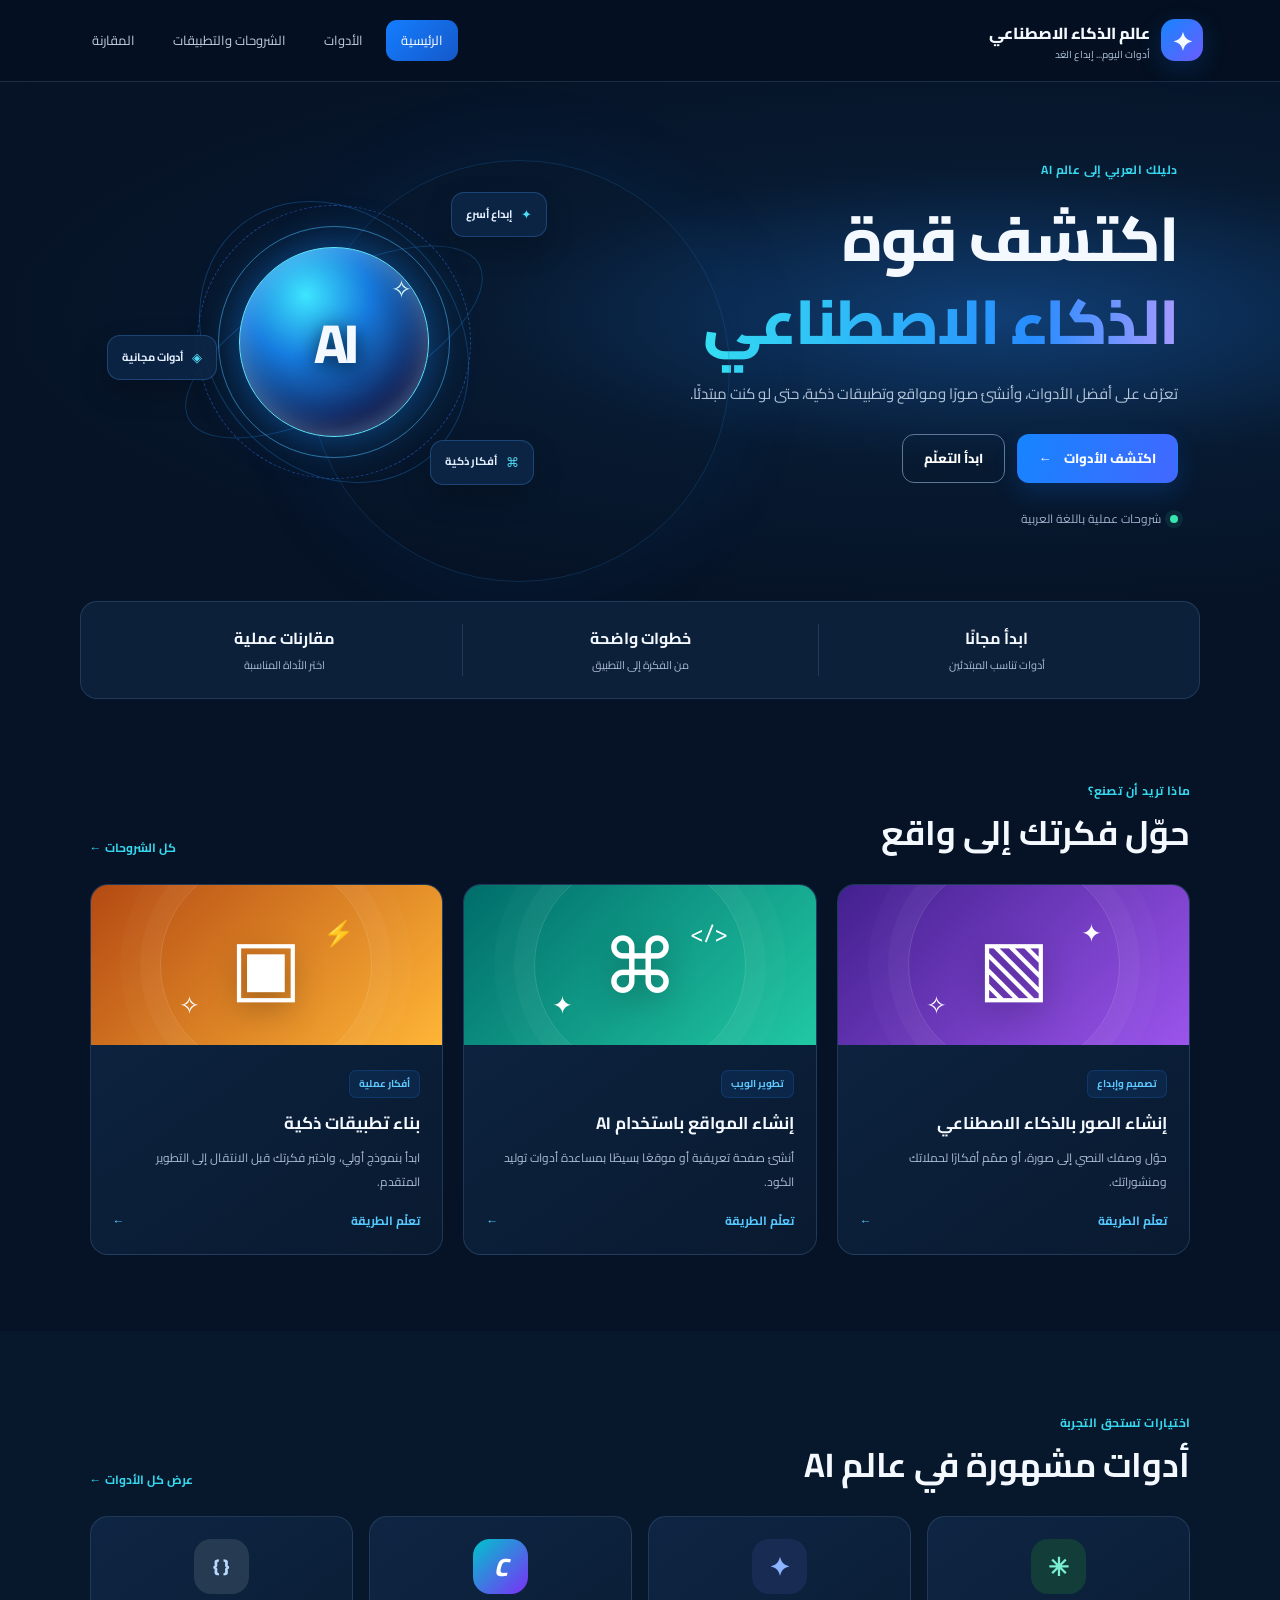
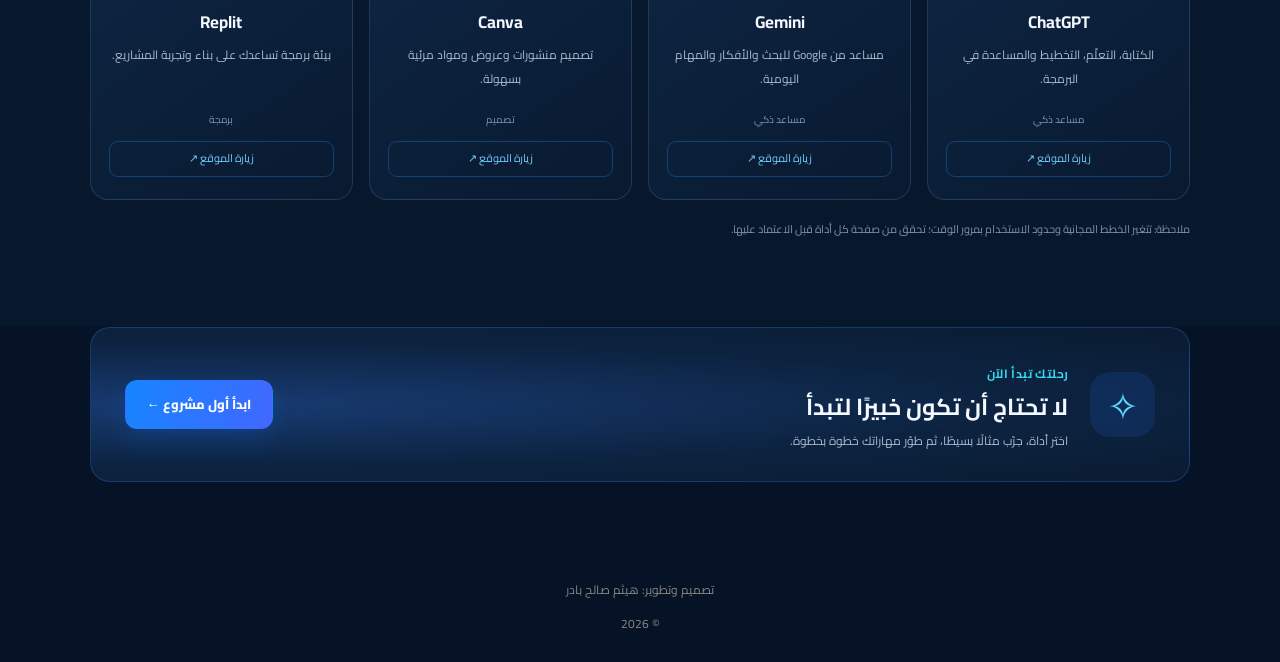
<file: index.html>
<!DOCTYPE html>
<html lang="ar" dir="rtl">
<head>
  <meta charset="UTF-8">
  <meta name="viewport" content="width=device-width, initial-scale=1.0">
  <meta name="description" content="دليلك العربي لاكتشاف أدوات الذكاء الاصطناعي المجانية وتعلم استخدامها في الصور والمواقع والتطبيقات.">
  <title>عالم الذكاء الاصطناعي | اكتشف أدوات AI</title>
  <link rel="stylesheet" href="style.css">
</head>
<body>
<header class="site-header">
  <a class="brand" href="index.html"><span class="brand-icon">✦</span><span>عالم الذكاء الاصطناعي<small>أدوات اليوم... إبداع الغد</small></span></a>
  <button class="menu-toggle" aria-label="فتح القائمة" onclick="document.querySelector('.nav').classList.toggle('open')">☰</button>
  <nav class="nav">
    <a class="active" href="index.html">الرئيسية</a><a href="tools.html">الأدوات</a><a href="guides.html">الشروحات والتطبيقات</a>
    <a href="tools.html#compare">المقارنة</a>
  </nav>
</header>
<main>
  <section class="hero">
    <div class="hero-copy">
      <span class="eyebrow">دليلك العربي إلى عالم AI</span>
      <h1>اكتشف قوة<br><span>الذكاء الاصطناعي</span></h1>
      <p>تعرّف على أفضل الأدوات، وأنشئ صورًا ومواقع وتطبيقات ذكية، حتى لو كنت مبتدئًا.</p>
      <div class="hero-actions"><a class="btn" href="tools.html">اكتشف الأدوات <span>←</span></a><a class="btn btn-outline" href="guides.html">ابدأ التعلّم</a></div>
      <div class="hero-note"><span class="pulse"></span> شروحات عملية باللغة العربية</div>
    </div>
    <div class="hero-art" aria-label="رسم تقني تجريدي للذكاء الاصطناعي">
      <div class="orbit orbit-one"></div><div class="orbit orbit-two"></div>
      <div class="ai-core"><span>AI</span><i>✧</i></div>
      <div class="floating-card card-a">✦ <b>إبداع أسرع</b></div>
      <div class="floating-card card-b">⌘ <b>أفكار ذكية</b></div>
      <div class="floating-card card-c">◈ <b>أدوات مجانية</b></div>
    </div>
  </section>
  <section class="stats">
    <div><strong>ابدأ مجانًا</strong><span>أدوات تناسب المبتدئين</span></div><div><strong>خطوات واضحة</strong><span>من الفكرة إلى التطبيق</span></div><div><strong>مقارنات عملية</strong><span>اختر الأداة المناسبة</span></div>
  </section>
  <section class="section">
    <div class="section-heading"><div><span class="eyebrow">ماذا تريد أن تصنع؟</span><h2>حوّل فكرتك إلى واقع</h2></div><a class="text-link" href="guides.html">كل الشروحات ←</a></div>
    <div class="feature-grid">
      <article class="feature-card feature-image"><div class="feature-visual visual-purple"><span>▧</span><i>✦</i><i>✧</i></div><div class="feature-content"><span class="tag">تصميم وإبداع</span><h3>إنشاء الصور بالذكاء الاصطناعي</h3><p>حوّل وصفك النصي إلى صورة، أو صمّم أفكارًا لحملاتك ومنشوراتك.</p><a href="guides.html#images" class="arrow-link">تعلّم الطريقة <span>←</span></a></div></article>
      <article class="feature-card"><div class="feature-visual visual-green"><span>⌘</span><i>&lt;/&gt;</i><i>✦</i></div><div class="feature-content"><span class="tag">تطوير الويب</span><h3>إنشاء المواقع باستخدام AI</h3><p>أنشئ صفحة تعريفية أو موقعًا بسيطًا بمساعدة أدوات توليد الكود.</p><a href="guides.html#websites" class="arrow-link">تعلّم الطريقة <span>←</span></a></div></article>
      <article class="feature-card"><div class="feature-visual visual-orange"><span>▣</span><i>⚡</i><i>✧</i></div><div class="feature-content"><span class="tag">أفكار عملية</span><h3>بناء تطبيقات ذكية</h3><p>ابدأ بنموذج أولي، واختبر فكرتك قبل الانتقال إلى التطوير المتقدم.</p><a href="guides.html#apps" class="arrow-link">تعلّم الطريقة <span>←</span></a></div></article>
    </div>
  </section>
  <section class="section tools-preview">
    <div class="section-heading"><div><span class="eyebrow">اختيارات تستحق التجربة</span><h2>أدوات مشهورة في عالم AI</h2></div><a class="text-link" href="tools.html">عرض كل الأدوات ←</a></div>
    <div class="tool-grid">
      <article class="tool-card"><div class="tool-logo logo-chat">✳</div><h3>ChatGPT</h3><p>الكتابة، التعلّم، التخطيط والمساعدة في البرمجة.</p><span class="tool-type">مساعد ذكي</span><a href="https://chatgpt.com/" target="_blank" rel="noopener noreferrer">زيارة الموقع ↗</a></article>
      <article class="tool-card"><div class="tool-logo logo-gem">✦</div><h3>Gemini</h3><p>مساعد من Google للبحث والأفكار والمهام اليومية.</p><span class="tool-type">مساعد ذكي</span><a href="https://gemini.google.com/" target="_blank" rel="noopener noreferrer">زيارة الموقع ↗</a></article>
      <article class="tool-card"><div class="tool-logo logo-canva">C</div><h3>Canva</h3><p>تصميم منشورات وعروض ومواد مرئية بسهولة.</p><span class="tool-type">تصميم</span><a href="https://www.canva.com/" target="_blank" rel="noopener noreferrer">زيارة الموقع ↗</a></article>
      <article class="tool-card"><div class="tool-logo logo-code">{ }</div><h3>Replit</h3><p>بيئة برمجة تساعدك على بناء وتجربة المشاريع.</p><span class="tool-type">برمجة</span><a href="https://replit.com/" target="_blank" rel="noopener noreferrer">زيارة الموقع ↗</a></article>
    </div>
    <p class="disclaimer">ملاحظة: تتغير الخطط المجانية وحدود الاستخدام بمرور الوقت؛ تحقق من صفحة كل أداة قبل الاعتماد عليها.</p>
  </section>
  <section class="cta"><div class="cta-symbol">✧</div><div><span class="eyebrow">رحلتك تبدأ الآن</span><h2>لا تحتاج أن تكون خبيرًا لتبدأ</h2><p>اختر أداة، جرّب مثالًا بسيطًا، ثم طوّر مهاراتك خطوة بخطوة.</p></div><a class="btn" href="guides.html">ابدأ أول مشروع ←</a></section>
</main>
<footer style="text-align: center; font-size: 12px; color: #888; padding: 15px;">
  <p>تصميم وتطوير: هيثم صالح بادر</p>
  <p>© 2026</p>
</footer>
</body>
</html>
</file>
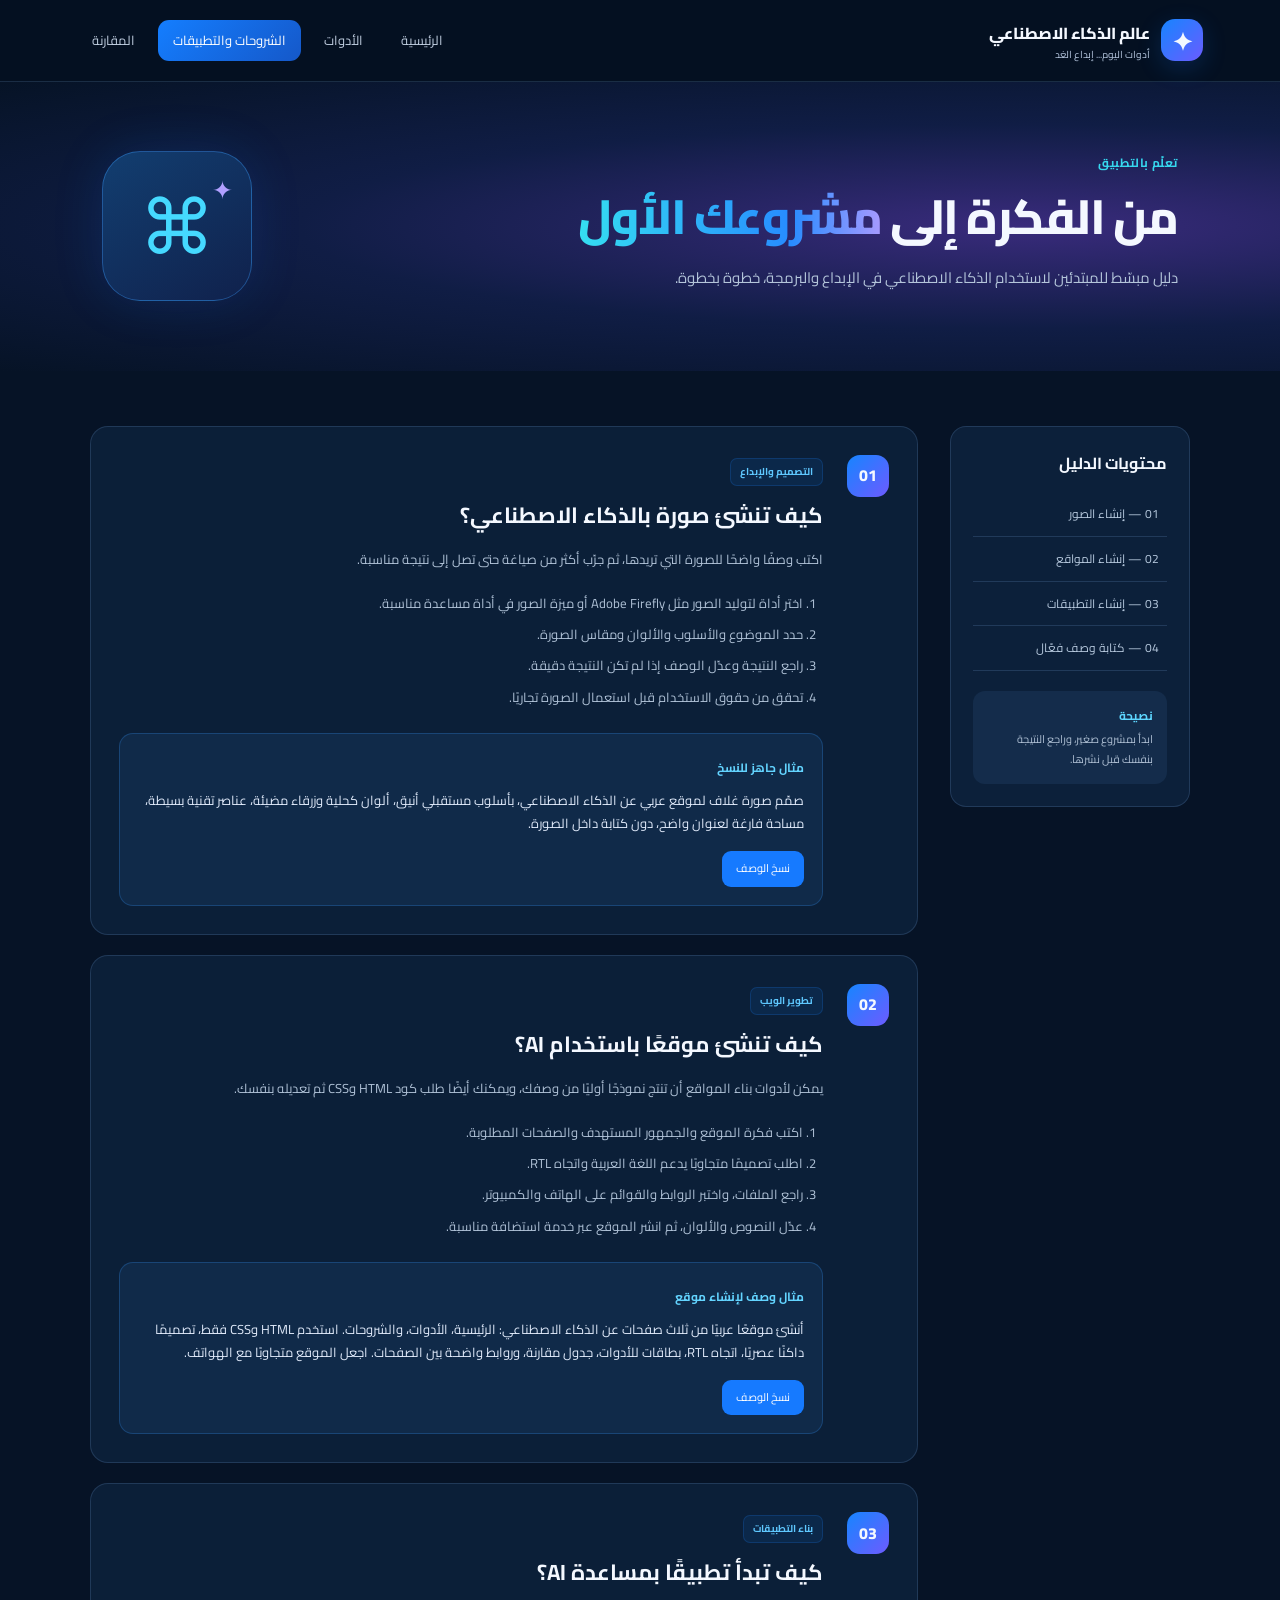
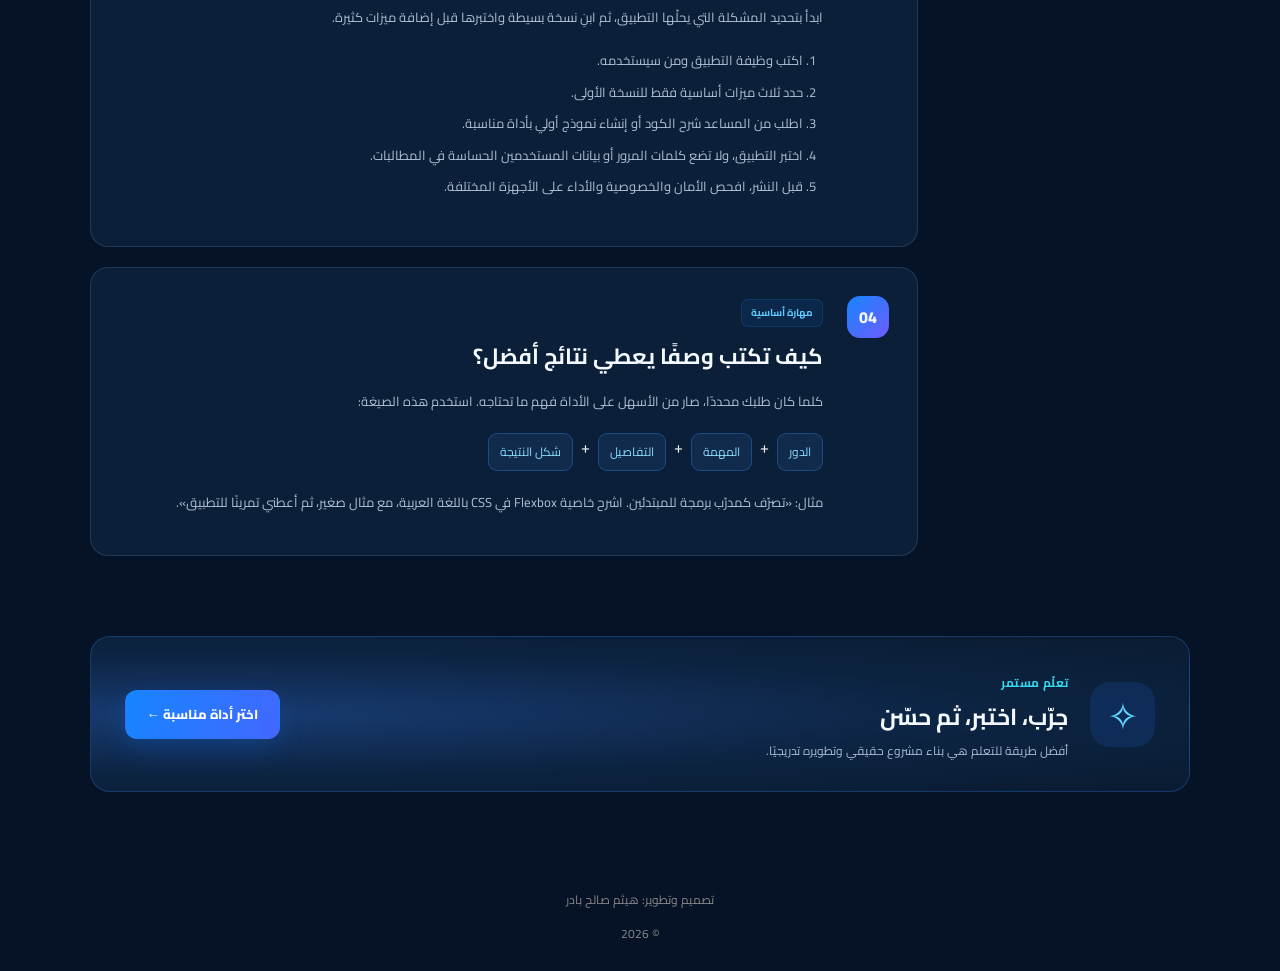
<file: guides.html>
<!DOCTYPE html>
<html lang="ar" dir="rtl">
<head>
  <meta charset="UTF-8">
  <meta name="viewport" content="width=device-width, initial-scale=1.0">
  <meta name="description" content="شروحات عملية باللغة العربية لإنشاء الصور والمواقع والتطبيقات باستخدام الذكاء الاصطناعي.">
  <title>الشروحات والتطبيقات | عالم AI</title>
  <link rel="stylesheet" href="style.css">
</head>
<body>
<header class="site-header">
  <a class="brand" href="index.html">
    <span class="brand-icon">✦</span>
    <span>عالم الذكاء الاصطناعي<small>أدوات اليوم... إبداع الغد</small></span>
  </a>
  <button class="menu-toggle" aria-label="فتح القائمة" onclick="document.querySelector('.nav').classList.toggle('open')">☰</button>
  <nav class="nav">
    <a href="index.html">الرئيسية</a>
    <a href="tools.html">الأدوات</a>
    <a class="active" href="guides.html">الشروحات والتطبيقات</a>
    <a href="tools.html#compare">المقارنة</a>
  </nav>
</header>
<main>
  <section class="page-hero guide-hero">
    <div>
      <span class="eyebrow">تعلّم بالتطبيق</span>
      <h1>من الفكرة إلى <span>مشروعك الأول</span></h1>
      <p>دليل مبسّط للمبتدئين لاستخدام الذكاء الاصطناعي في الإبداع والبرمجة، خطوة بخطوة.</p>
    </div>
    <div class="page-hero-icon">⌘<span>✦</span></div>
  </section>
  <div class="guide-layout">
    <aside class="guide-sidebar">
      <h3>محتويات الدليل</h3>
      <a href="#images">01 — إنشاء الصور</a>
      <a href="#websites">02 — إنشاء المواقع</a>
      <a href="#apps">03 — إنشاء التطبيقات</a>
      <a href="#prompts">04 — كتابة وصف فعّال</a>
      <div class="sidebar-tip">
        <b>نصيحة</b>
        <p>ابدأ بمشروع صغير، وراجع النتيجة بنفسك قبل نشرها.</p>
      </div>
    </aside>
    <div class="guide-content">
      <article class="lesson" id="images">
        <div class="lesson-number">01</div>
        <div>
          <span class="tag">التصميم والإبداع</span>
          <h2>كيف تنشئ صورة بالذكاء الاصطناعي؟</h2>
          <p>اكتب وصفًا واضحًا للصورة التي تريدها، ثم جرّب أكثر من صياغة حتى تصل إلى نتيجة مناسبة.</p>
          <ol>
            <li>اختر أداة لتوليد الصور مثل Adobe Firefly أو ميزة الصور في أداة مساعدة مناسبة.</li>
            <li>حدد الموضوع والأسلوب والألوان ومقاس الصورة.</li>
            <li>راجع النتيجة وعدّل الوصف إذا لم تكن النتيجة دقيقة.</li>
            <li>تحقق من حقوق الاستخدام قبل استعمال الصورة تجاريًا.</li>
          </ol>
          <div class="prompt-box">
            <b>مثال جاهز للنسخ</b>
            <p>صمّم صورة غلاف لموقع عربي عن الذكاء الاصطناعي، بأسلوب مستقبلي أنيق، ألوان كحلية وزرقاء مضيئة، عناصر تقنية بسيطة، مساحة فارغة لعنوان واضح، دون كتابة داخل الصورة.</p>
            <button class="copy-button" onclick="navigator.clipboard.writeText('صمّم صورة غلاف لموقع عربي عن الذكاء الاصطناعي، بأسلوب مستقبلي أنيق، ألوان كحلية وزرقاء مضيئة، عناصر تقنية بسيطة، مساحة فارغة لعنوان واضح، دون كتابة داخل الصورة.').then(()=>this.textContent='تم النسخ ✓').catch(()=>this.textContent='انسخ النص يدويًا')">نسخ الوصف</button>
          </div>
        </div>
      </article>
      <article class="lesson" id="websites">
        <div class="lesson-number">02</div>
        <div>
          <span class="tag">تطوير الويب</span>
          <h2>كيف تنشئ موقعًا باستخدام AI؟</h2>
          <p>يمكن لأدوات بناء المواقع أن تنتج نموذجًا أوليًا من وصفك، ويمكنك أيضًا طلب كود HTML وCSS ثم تعديله بنفسك.</p>
          <ol>
            <li>اكتب فكرة الموقع والجمهور المستهدف والصفحات المطلوبة.</li>
            <li>اطلب تصميمًا متجاوبًا يدعم اللغة العربية واتجاه RTL.</li>
            <li>راجع الملفات، واختبر الروابط والقوائم على الهاتف والكمبيوتر.</li>
            <li>عدّل النصوص والألوان، ثم انشر الموقع عبر خدمة استضافة مناسبة.</li>
          </ol>
          <div class="prompt-box">
            <b>مثال وصف لإنشاء موقع</b>
            <p>أنشئ موقعًا عربيًا من ثلاث صفحات عن الذكاء الاصطناعي: الرئيسية، الأدوات، والشروحات. استخدم HTML وCSS فقط، تصميمًا داكنًا عصريًا، اتجاه RTL، بطاقات للأدوات، جدول مقارنة، وروابط واضحة بين الصفحات. اجعل الموقع متجاوبًا مع الهواتف.</p>
            <button class="copy-button" onclick="navigator.clipboard.writeText('أنشئ موقعًا عربيًا من ثلاث صفحات عن الذكاء الاصطناعي: الرئيسية، الأدوات، والشروحات. استخدم HTML وCSS فقط، تصميمًا داكنًا عصريًا، اتجاه RTL، بطاقات للأدوات، جدول مقارنة، وروابط واضحة بين الصفحات. اجعل الموقع متجاوبًا مع الهواتف.').then(()=>this.textContent='تم النسخ ✓').catch(()=>this.textContent='انسخ النص يدويًا')">نسخ الوصف</button>
          </div>
        </div>
      </article>
      <article class="lesson" id="apps">
        <div class="lesson-number">03</div>
        <div>
          <span class="tag">بناء التطبيقات</span>
          <h2>كيف تبدأ تطبيقًا بمساعدة AI؟</h2>
          <p>ابدأ بتحديد المشكلة التي يحلّها التطبيق، ثم ابنِ نسخة بسيطة واختبرها قبل إضافة ميزات كثيرة.</p>
          <ol>
            <li>اكتب وظيفة التطبيق ومن سيستخدمه.</li>
            <li>حدد ثلاث ميزات أساسية فقط للنسخة الأولى.</li>
            <li>اطلب من المساعد شرح الكود أو إنشاء نموذج أولي بأداة مناسبة.</li>
            <li>اختبر التطبيق، ولا تضع كلمات المرور أو بيانات المستخدمين الحساسة في المطالبات.</li>
            <li>قبل النشر، افحص الأمان والخصوصية والأداء على الأجهزة المختلفة.</li>
          </ol>
        </div>
      </article>
      <article class="lesson" id="prompts">
        <div class="lesson-number">04</div>
        <div>
          <span class="tag">مهارة أساسية</span>
          <h2>كيف تكتب وصفًا يعطي نتائج أفضل؟</h2>
          <p>كلما كان طلبك محددًا، صار من الأسهل على الأداة فهم ما تحتاجه. استخدم هذه الصيغة:</p>
          <div class="formula"><span>الدور</span> + <span>المهمة</span> + <span>التفاصيل</span> + <span>شكل النتيجة</span></div>
          <p>مثال: «تصرّف كمدرّب برمجة للمبتدئين. اشرح خاصية Flexbox في CSS باللغة العربية، مع مثال صغير، ثم أعطني تمرينًا للتطبيق».</p>
        </div>
      </article>
    </div>
  </div>
  <section class="cta">
    <div class="cta-symbol">✧</div>
    <div>
      <span class="eyebrow">تعلّم مستمر</span>
      <h2>جرّب، اختبر، ثم حسّن</h2>
      <p>أفضل طريقة للتعلم هي بناء مشروع حقيقي وتطويره تدريجيًا.</p>
    </div>
    <a class="btn" href="tools.html">اختر أداة مناسبة ←</a>
  </section>
</main>
<footer style="text-align: center; font-size: 12px; color: #888; padding: 15px;">
  <p>تصميم وتطوير: هيثم صالح بادر</p>
  <p>© 2026</p>
</footer>
</body>
</html>
</file>
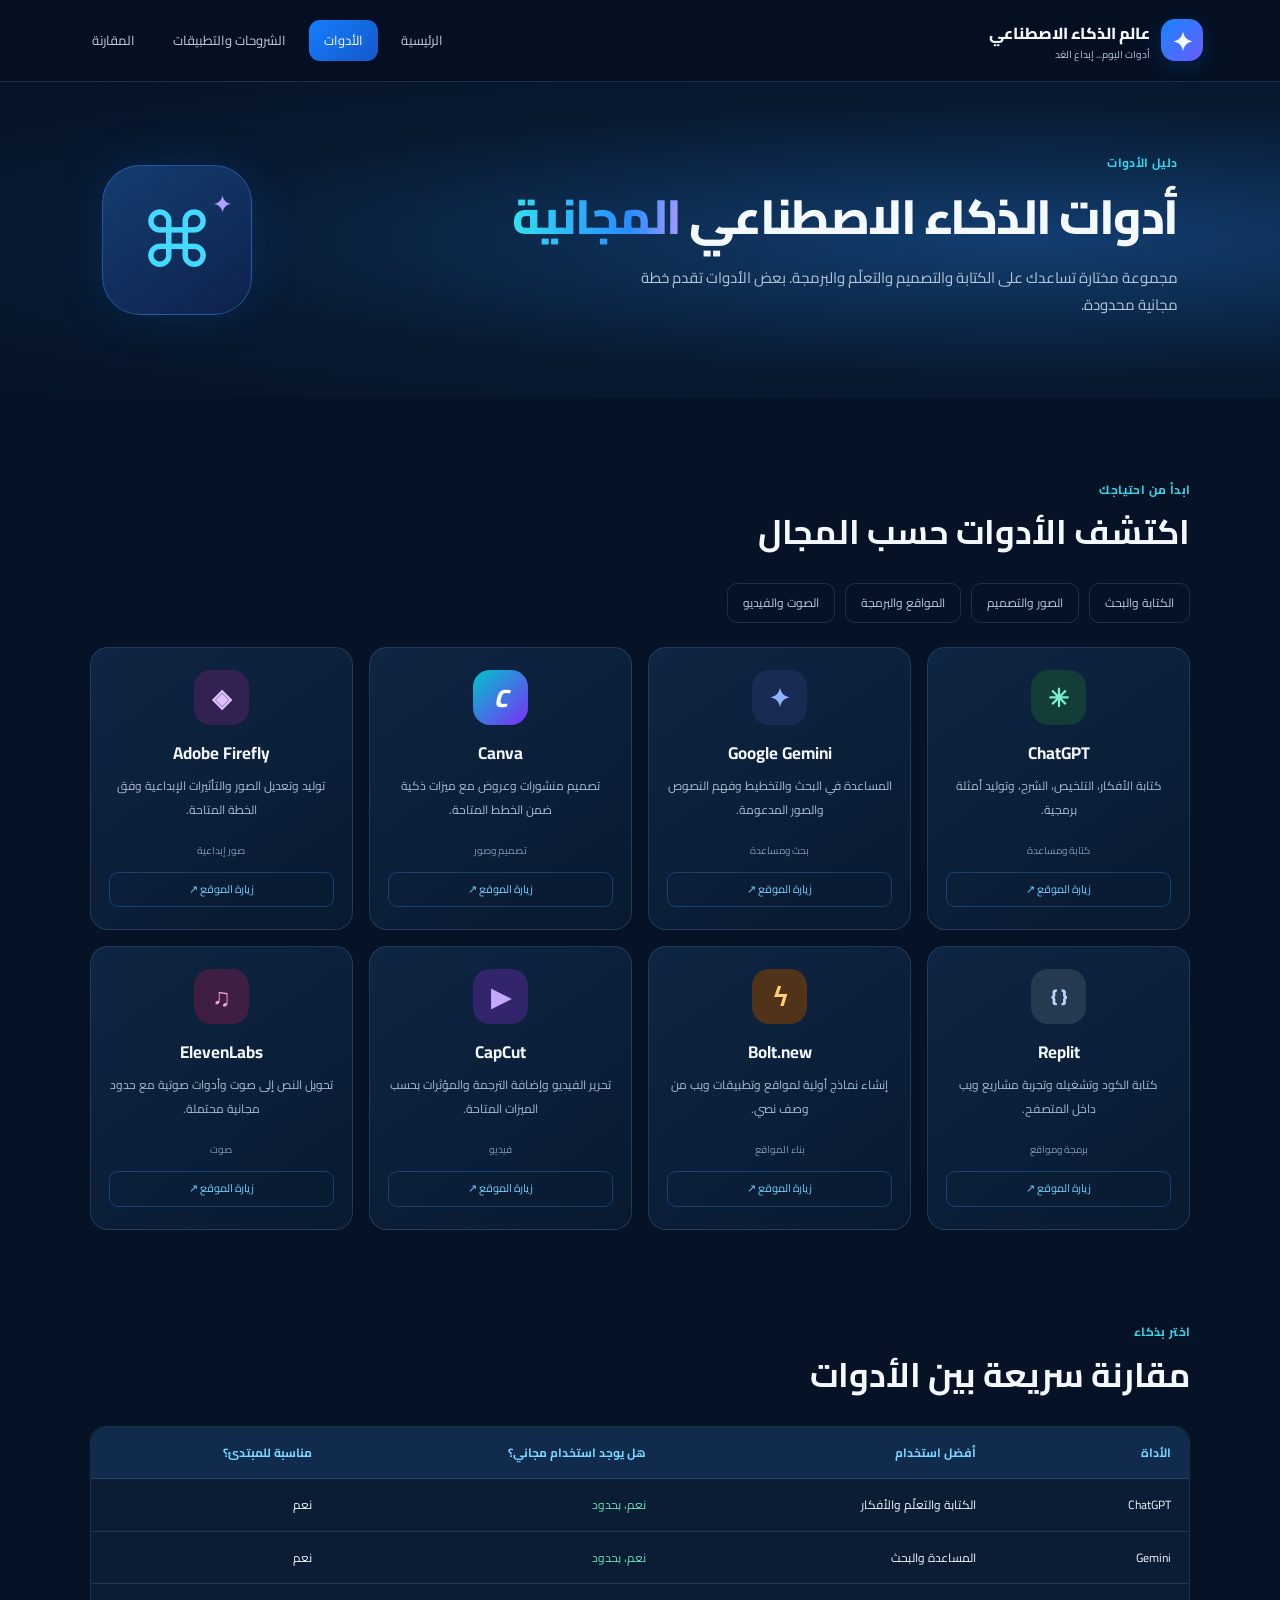
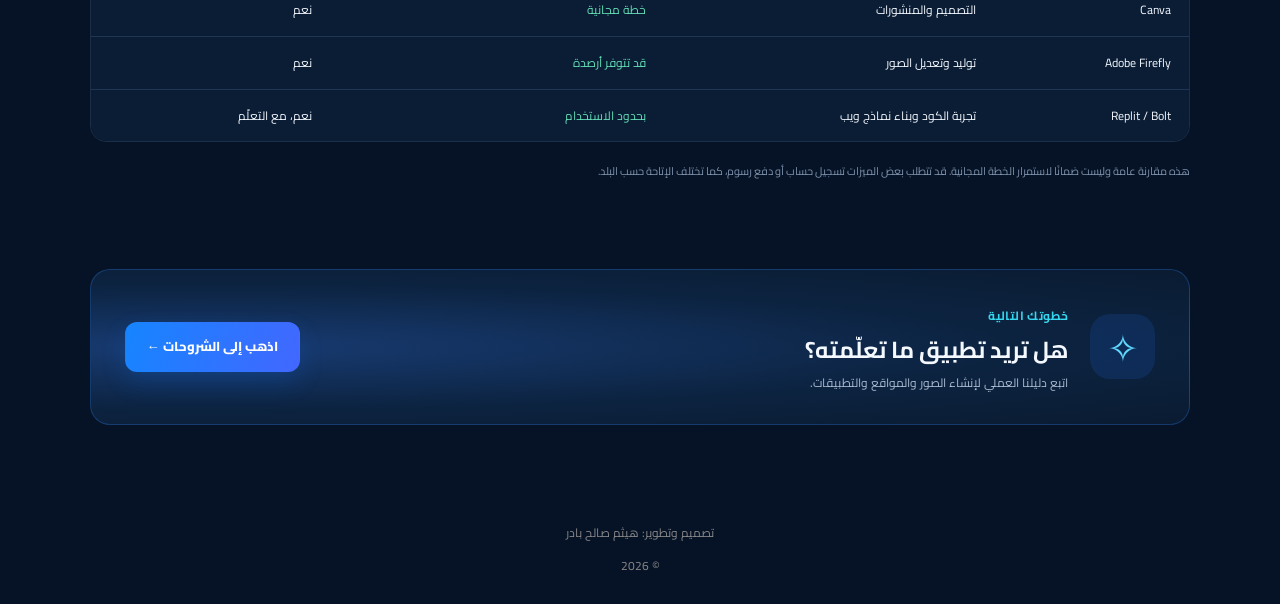
<file: tools.html>
<!DOCTYPE html>
<html lang="ar" dir="rtl">
<head>
  <meta charset="UTF-8"><meta name="viewport" content="width=device-width, initial-scale=1.0">
  <meta name="description" content="قارن أدوات الذكاء الاصطناعي وتعرّف على خيارات مجانية للكتابة والتصميم والصور والبرمجة.">
  <title>أدوات الذكاء الاصطناعي | عالم AI</title><link rel="stylesheet" href="style.css">
</head>
<body>
<header class="site-header"><a class="brand" href="index.html"><span class="brand-icon">✦</span><span>عالم الذكاء الاصطناعي<small>أدوات اليوم... إبداع الغد</small></span></a><button class="menu-toggle" aria-label="فتح القائمة" onclick="document.querySelector('.nav').classList.toggle('open')">☰</button><nav class="nav"><a href="index.html">الرئيسية</a><a class="active" href="tools.html">الأدوات</a><a href="guides.html">الشروحات والتطبيقات</a><a href="#compare">المقارنة</a></nav></header>
<main>
  <section class="page-hero"><div><span class="eyebrow">دليل الأدوات</span><h1>أدوات الذكاء الاصطناعي <span>المجانية</span></h1><p>مجموعة مختارة تساعدك على الكتابة والتصميم والتعلّم والبرمجة. بعض الأدوات تقدم خطة مجانية محدودة.</p></div><div class="page-hero-icon">⌘<span>✦</span></div></section>
  <section class="section">
    <div class="section-heading"><div><span class="eyebrow">ابدأ من احتياجك</span><h2>اكتشف الأدوات حسب المجال</h2></div></div>
    <div class="category-row"><a href="#writing">الكتابة والبحث</a><a href="#images">الصور والتصميم</a><a href="#coding">المواقع والبرمجة</a><a href="#video">الصوت والفيديو</a></div>
    <div class="tool-grid expanded">
      <article class="tool-card" id="writing"><div class="tool-logo logo-chat">✳</div><h3>ChatGPT</h3><p>كتابة الأفكار، التلخيص، الشرح، وتوليد أمثلة برمجية.</p><span class="tool-type">كتابة ومساعدة</span><a href="https://chatgpt.com/" target="_blank" rel="noopener noreferrer">زيارة الموقع ↗</a></article>
      <article class="tool-card"><div class="tool-logo logo-gem">✦</div><h3>Google Gemini</h3><p>المساعدة في البحث والتخطيط وفهم النصوص والصور المدعومة.</p><span class="tool-type">بحث ومساعدة</span><a href="https://gemini.google.com/" target="_blank" rel="noopener noreferrer">زيارة الموقع ↗</a></article>
      <article class="tool-card" id="images"><div class="tool-logo logo-canva">C</div><h3>Canva</h3><p>تصميم منشورات وعروض مع ميزات ذكية ضمن الخطط المتاحة.</p><span class="tool-type">تصميم وصور</span><a href="https://www.canva.com/" target="_blank" rel="noopener noreferrer">زيارة الموقع ↗</a></article>
      <article class="tool-card"><div class="tool-logo logo-image">◈</div><h3>Adobe Firefly</h3><p>توليد وتعديل الصور والتأثيرات الإبداعية وفق الخطة المتاحة.</p><span class="tool-type">صور إبداعية</span><a href="https://firefly.adobe.com/" target="_blank" rel="noopener noreferrer">زيارة الموقع ↗</a></article>
      <article class="tool-card" id="coding"><div class="tool-logo logo-code">{ }</div><h3>Replit</h3><p>كتابة الكود وتشغيله وتجربة مشاريع ويب داخل المتصفح.</p><span class="tool-type">برمجة ومواقع</span><a href="https://replit.com/" target="_blank" rel="noopener noreferrer">زيارة الموقع ↗</a></article>
      <article class="tool-card"><div class="tool-logo logo-bolt">ϟ</div><h3>Bolt.new</h3><p>إنشاء نماذج أولية لمواقع وتطبيقات ويب من وصف نصي.</p><span class="tool-type">بناء المواقع</span><a href="https://bolt.new/" target="_blank" rel="noopener noreferrer">زيارة الموقع ↗</a></article>
      <article class="tool-card"><div class="tool-logo logo-purple">▶</div><h3>CapCut</h3><p>تحرير الفيديو وإضافة الترجمة والمؤثرات بحسب الميزات المتاحة.</p><span class="tool-type">فيديو</span><a href="https://www.capcut.com/" target="_blank" rel="noopener noreferrer">زيارة الموقع ↗</a></article>
      <article class="tool-card" id="video"><div class="tool-logo logo-audio">♫</div><h3>ElevenLabs</h3><p>تحويل النص إلى صوت وأدوات صوتية مع حدود مجانية محتملة.</p><span class="tool-type">صوت</span><a href="https://elevenlabs.io/" target="_blank" rel="noopener noreferrer">زيارة الموقع ↗</a></article>
    </div>
  </section>
  <section class="section comparison" id="compare">
    <div class="section-heading"><div><span class="eyebrow">اختر بذكاء</span><h2>مقارنة سريعة بين الأدوات</h2></div></div>
    <div class="table-wrap"><table><thead><tr><th>الأداة</th><th>أفضل استخدام</th><th>هل يوجد استخدام مجاني؟</th><th>مناسبة للمبتدئ؟</th></tr></thead><tbody>
      <tr><td>ChatGPT</td><td>الكتابة والتعلّم والأفكار</td><td><span class="status">نعم، بحدود</span></td><td>نعم</td></tr>
      <tr><td>Gemini</td><td>المساعدة والبحث</td><td><span class="status">نعم، بحدود</span></td><td>نعم</td></tr>
      <tr><td>Canva</td><td>التصميم والمنشورات</td><td><span class="status">خطة مجانية</span></td><td>نعم</td></tr>
      <tr><td>Adobe Firefly</td><td>توليد وتعديل الصور</td><td><span class="status">قد تتوفر أرصدة</span></td><td>نعم</td></tr>
      <tr><td>Replit / Bolt</td><td>تجربة الكود وبناء نماذج ويب</td><td><span class="status">بحدود الاستخدام</span></td><td>نعم، مع التعلّم</td></tr>
    </tbody></table></div>
    <p class="disclaimer">هذه مقارنة عامة وليست ضمانًا لاستمرار الخطة المجانية. قد تتطلب بعض الميزات تسجيل حساب أو دفع رسوم، كما تختلف الإتاحة حسب البلد.</p>
  </section>
  <section class="cta"><div class="cta-symbol">✧</div><div><span class="eyebrow">خطوتك التالية</span><h2>هل تريد تطبيق ما تعلّمته؟</h2><p>اتبع دليلنا العملي لإنشاء الصور والمواقع والتطبيقات.</p></div><a class="btn" href="guides.html">اذهب إلى الشروحات ←</a></section>
</main>
<footer style="text-align: center; font-size: 12px; color: #888; padding: 15px;">
  <p>تصميم وتطوير: هيثم صالح بادر</p>
  <p>© 2026</p>
</footer>
</body>
</html>
</file>
<file: style.css>
@import url('https://fonts.googleapis.com/css2?family=Cairo:wght@400;500;600;700;800&display=swap');
:root{--bg:#061326;--bg2:#0a1d36;--panel:#0d2340;--line:rgba(143,190,255,.16);--text:#f4f8ff;--muted:#aabbd2;--blue:#1685ff;--cyan:#36d8ef;--purple:#8b6cff;--radius:22px}
*{box-sizing:border-box}html{scroll-behavior:smooth;scroll-padding-top:100px}body{margin:0;background:var(--bg);color:var(--text);font-family:"Cairo",Tahoma,Arial,sans-serif;line-height:1.8}a{color:inherit;text-decoration:none}button{font:inherit}.site-header{height:82px;display:flex;align-items:center;justify-content:space-between;padding:0 clamp(18px,6vw,88px);border-bottom:1px solid var(--line);background:rgba(5,17,34,.88);backdrop-filter:blur(16px);position:sticky;top:0;z-index:20}.brand{display:flex;gap:11px;align-items:center;font-size:16px;font-weight:800;white-space:nowrap}.brand small{display:block;color:var(--muted);font-size:10px;font-weight:500;line-height:1.4}.brand-icon{display:grid;place-items:center;width:42px;height:42px;border-radius:14px;background:linear-gradient(135deg,#1685ff,#6a5cff);font-size:25px;box-shadow:0 7px 25px #167cff30}.nav{display:flex;align-items:center;gap:8px}.nav a{font-size:13px;color:#c0cee0;padding:9px 15px;border-radius:11px;transition:.2s}.nav a:hover,.nav a.active{background:linear-gradient(135deg,#147eff,#1558c9);color:white}.menu-toggle{display:none;background:transparent;color:white;border:1px solid var(--line);border-radius:10px;padding:7px 12px}.hero{min-height:520px;padding:70px clamp(22px,8vw,120px);display:grid;grid-template-columns:1.1fr .9fr;align-items:center;gap:45px;overflow:hidden;position:relative;background:radial-gradient(ellipse at 78% 45%,#103e74 0%,#071a31 36%,#061326 72%)}.hero:after{content:"";position:absolute;width:420px;height:420px;border-radius:50%;border:1px solid #1e73b944;right:43%;top:15%;box-shadow:0 0 100px #0c76ff12;pointer-events:none}.eyebrow{font-size:12px;color:var(--cyan);font-weight:700;letter-spacing:.4px}.hero h1,.page-hero h1{font-size:clamp(36px,5vw,62px);line-height:1.35;margin:14px 0 16px;font-weight:800;letter-spacing:-1.5px}.hero h1 span,.page-hero h1 span{background:linear-gradient(90deg,#35dff1,#278cff 70%,#a69aff);-webkit-background-clip:text;background-clip:text;color:transparent}.hero-copy>p,.page-hero p{color:#b4c5da;max-width:560px;font-size:15px}.hero-actions{display:flex;gap:12px;flex-wrap:wrap;margin-top:27px}.btn{display:inline-flex;align-items:center;justify-content:center;gap:12px;padding:12px 21px;border-radius:12px;background:linear-gradient(110deg,#1685ff,#4267ff);box-shadow:0 10px 25px #1276ff30;color:white;font-size:13px;font-weight:800;border:1px solid transparent;transition:transform .2s,box-shadow .2s}.btn:hover{transform:translateY(-3px);box-shadow:0 14px 30px #1276ff50}.btn-outline{background:transparent;border-color:#5d7899;box-shadow:none}.hero-note{margin-top:25px;color:#9eb2cb;font-size:12px;display:flex;align-items:center;gap:9px}.pulse{width:8px;height:8px;border-radius:50%;background:#39e5b0;box-shadow:0 0 0 5px #39e5b018}.hero-art{height:350px;position:relative;display:grid;place-items:center}.ai-core{width:190px;height:190px;border-radius:50%;display:grid;place-items:center;position:relative;background:radial-gradient(circle at 35% 25%,#3ee6ff,#167bdf 34%,#101e52 72%);border:1px solid #60eaff;box-shadow:0 0 45px #138cff80,inset 0 0 28px #c7f8ff5c;z-index:2}.ai-core:before,.ai-core:after{content:"";position:absolute;border:1px solid #4bbcff8a;border-radius:50%;inset:-22px}.ai-core:after{inset:-43px;border-style:dashed;border-color:#387dff75}.ai-core span{font-size:55px;font-weight:800;letter-spacing:-4px;text-shadow:0 4px 20px #03182b}.ai-core i{position:absolute;right:16px;top:18px;color:#d6fbff;font-size:25px;font-style:normal}.orbit{position:absolute;border:1px solid #279cff44;border-radius:50%;transform:rotate(-28deg)}.orbit-one{width:330px;height:130px}.orbit-two{width:300px;height:250px;transform:rotate(52deg)}.floating-card{position:absolute;z-index:3;display:flex;align-items:center;gap:9px;padding:10px 14px;background:#0d2647e8;border:1px solid #4c9eff45;border-radius:13px;box-shadow:0 12px 30px #0003;font-size:13px;color:#4edcf2}.floating-card b{color:#e5f0ff;font-size:11px}.card-a{top:25px;right:4%}.card-b{bottom:32px;right:7%}.card-c{left:1%;top:48%}.stats{margin:-1px auto 0;max-width:1120px;display:grid;grid-template-columns:repeat(3,1fr);background:#0c203a;border:1px solid var(--line);border-radius:17px;padding:22px 25px;position:relative;z-index:4}.stats div{text-align:center;border-left:1px solid var(--line)}.stats div:last-child{border-left:0}.stats strong,.stats span{display:block}.stats strong{font-size:16px}.stats span{font-size:11px;color:var(--muted);margin-top:3px}.section{padding:76px clamp(22px,7vw,100px)}.section-heading{display:flex;align-items:end;justify-content:space-between;gap:20px;margin-bottom:26px}.section-heading h2,.cta h2{margin:4px 0 0;font-size:clamp(24px,3vw,34px);line-height:1.5}.text-link{color:var(--cyan);font-size:12px;font-weight:700;white-space:nowrap}.feature-grid{display:grid;grid-template-columns:repeat(3,1fr);gap:20px}.feature-card,.tool-card{background:linear-gradient(145deg,#0e2543,#091a30);border:1px solid var(--line);border-radius:18px;overflow:hidden;transition:transform .2s,border-color .2s}.feature-card:hover,.tool-card:hover{transform:translateY(-5px);border-color:#248dff7a}.feature-visual{height:160px;display:grid;place-items:center;position:relative;overflow:hidden}.feature-visual:before{content:"";position:absolute;width:210px;height:210px;border:1px solid #ffffff25;border-radius:50%;box-shadow:0 0 0 20px #ffffff08,0 0 0 40px #ffffff05}.feature-visual>span{font-size:76px;z-index:1;color:#fff;text-shadow:0 10px 30px #0004}.feature-visual i{position:absolute;font-style:normal;font-size:25px;color:#fff}.feature-visual i:nth-of-type(1){top:25px;right:25%;}.feature-visual i:nth-of-type(2){bottom:18px;left:25%;}.visual-purple{background:linear-gradient(135deg,#42208e,#9b54ec)}.visual-green{background:linear-gradient(135deg,#006d6a,#21c8a4)}.visual-orange{background:linear-gradient(135deg,#b44a13,#ffb536)}.feature-content{padding:22px}.tag{display:inline-block;padding:4px 9px;background:#1685ff18;color:#5fc8ff;border:1px solid #1685ff30;border-radius:7px;font-size:10px;font-weight:700}.feature-content h3,.tool-card h3{font-size:17px;margin:10px 0 7px}.feature-content p,.tool-card p{font-size:12px;color:var(--muted);margin:0 0 16px;line-height:2}.arrow-link{display:flex;justify-content:space-between;align-items:center;color:#55c8ff;font-size:12px;font-weight:700}.tools-preview{background:#08182c}.tool-grid{display:grid;grid-template-columns:repeat(4,1fr);gap:16px}.tool-card{padding:22px 18px;text-align:center}.tool-logo{width:55px;height:55px;margin:0 auto 13px;display:grid;place-items:center;border-radius:17px;font-size:25px;font-weight:800}.logo-chat{background:#123d38;color:#7af0d0}.logo-gem{background:#172b53;color:#8db5ff}.logo-canva{background:linear-gradient(135deg,#00c4cc,#7b2ff7);color:white;font-style:italic}.logo-code{background:#263b52;color:#b9d8ff;font-size:18px}.logo-image{background:#332251;color:#e0c0ff}.logo-bolt{background:#513319;color:#ffcf77}.logo-purple{background:#33256b;color:#c4aaff}.logo-audio{background:#3e1e42;color:#ff9ce2}.tool-card h3{margin:0 0 5px}.tool-card p{min-height:55px;margin-bottom:13px}.tool-type{display:block;color:#7f96b4;font-size:10px;margin-bottom:12px}.tool-card>a{display:block;border:1px solid #278cff50;color:#72cfff;padding:7px;border-radius:9px;font-size:11px}.tool-card>a:hover{background:#1685ff20}.disclaimer{font-size:11px;color:#7f93ad;margin-top:20px}.cta{margin:0 clamp(22px,7vw,100px) 70px;padding:30px 34px;border-radius:20px;border:1px solid #318aff45;background:radial-gradient(ellipse at 10% 50%,#183b72,#0c2340 58%,#0a1b31);display:flex;align-items:center;gap:22px}.cta-symbol{width:65px;height:65px;flex:0 0 65px;border-radius:20px;background:#1a5ac033;display:grid;place-items:center;font-size:38px;color:#61d9ff}.cta h2{font-size:23px}.cta p{font-size:12px;color:var(--muted);margin:5px 0 0}.cta .btn{margin-right:auto;white-space:nowrap}.footer{border-top:1px solid var(--line);padding:28px clamp(22px,7vw,100px);display:flex;align-items:center;justify-content:space-between;gap:20px;flex-wrap:wrap;background:#041020}.footer-links{display:flex;gap:20px;font-size:11px;color:#a7bad1}.footer>p{width:100%;text-align:center;color:#7286a0;font-size:10px;margin:5px 0 0}.page-hero{padding:65px clamp(22px,8vw,120px);display:flex;align-items:center;justify-content:space-between;gap:30px;min-height:270px;background:radial-gradient(ellipse at 80% 50%,#123e70,#081a31 60%,#061326)}.page-hero h1{font-size:clamp(32px,4.5vw,48px);margin:8px 0}.page-hero-icon{width:150px;height:150px;flex:0 0 150px;border-radius:38px;display:grid;place-items:center;font-size:76px;color:#45d9ff;background:linear-gradient(145deg,#123e70,#10214c);border:1px solid #3b9dff65;box-shadow:0 0 50px #167eff25;position:relative}.page-hero-icon span{position:absolute;top:15px;right:18px;font-size:25px;color:#b1a0ff}.category-row{display:flex;gap:10px;flex-wrap:wrap;margin-bottom:24px}.category-row a{border:1px solid var(--line);padding:8px 15px;border-radius:10px;font-size:12px;color:#b9cbe0}.category-row a:hover{border-color:var(--blue);color:var(--cyan)}.expanded{grid-template-columns:repeat(4,1fr)}.comparison{padding-top:10px}.table-wrap{overflow-x:auto;border:1px solid var(--line);border-radius:16px}table{width:100%;border-collapse:collapse;min-width:650px;text-align:right;background:#0a1d34;font-size:12px}th,td{padding:15px 18px;border-bottom:1px solid var(--line)}th{background:#102b4b;color:#7ad7ff;font-weight:700}tbody tr:last-child td{border-bottom:0}tbody tr:hover{background:#102742}.status{color:#64dfb7}.guide-hero{background:radial-gradient(ellipse at 80% 50%,#392b7c,#101d45 50%,#061326)}.guide-layout{display:grid;grid-template-columns:240px minmax(0,1fr);gap:32px;padding:55px clamp(22px,7vw,100px) 80px;align-items:start}.guide-sidebar{position:sticky;top:105px;padding:22px;background:#0c203a;border:1px solid var(--line);border-radius:16px}.guide-sidebar h3{margin:0 0 15px;font-size:16px}.guide-sidebar>a{display:block;padding:11px 8px;border-bottom:1px solid var(--line);font-size:12px;color:#b6c8dd}.guide-sidebar>a:hover{color:var(--cyan)}.sidebar-tip{margin-top:20px;padding:14px;border-radius:12px;background:#142c4b;color:#5ed7ff;font-size:12px}.sidebar-tip p{margin:4px 0 0;color:#aebfd3;font-size:11px}.guide-content{display:grid;gap:20px}.lesson{display:grid;grid-template-columns:48px 1fr;gap:18px;padding:28px;background:#0b1f38;border:1px solid var(--line);border-radius:18px}.lesson-number{width:42px;height:42px;display:grid;place-items:center;background:linear-gradient(135deg,#1685ff,#6d5bff);border-radius:13px;font-weight:800}.lesson h2{font-size:22px;margin:10px 0}.lesson p,.lesson li{color:#afc1d6;font-size:13px}.lesson ol{padding-right:20px}.lesson li{padding:4px 0}.prompt-box{margin-top:20px;padding:18px;border-radius:14px;border:1px solid #2c7cce55;background:#102a49}.prompt-box b{font-size:12px;color:#63d4ff}.prompt-box p{margin:8px 0 15px;color:#e0eafa}.copy-button{background:#167aff;color:white;border:0;border-radius:9px;padding:8px 14px;font-size:11px;cursor:pointer}.formula{display:flex;gap:8px;flex-wrap:wrap;margin:20px 0}.formula span{padding:7px 11px;border:1px solid #318aff55;background:#102b4b;border-radius:9px;color:#8bdcff;font-size:12px}
@media(max-width:900px){.hero{padding-top:50px;grid-template-columns:1fr .8fr;gap:10px}.hero-art{transform:scale(.85)}.tool-grid,.expanded{grid-template-columns:repeat(2,1fr)}.feature-grid{gap:13px}.feature-content{padding:17px}.nav a{padding:8px 10px;font-size:12px}.stats{margin:0 18px}.guide-layout{grid-template-columns:200px minmax(0,1fr);gap:18px}}
@media(max-width:650px){.site-header{height:70px;padding:0 17px}.brand{font-size:13px}.brand-icon{width:37px;height:37px}.menu-toggle{display:block}.nav{display:none;position:absolute;top:69px;right:12px;left:12px;padding:12px;background:#081a30;border:1px solid var(--line);border-radius:14px;box-shadow:0 15px 35px #0006;flex-direction:column;align-items:stretch}.nav.open{display:flex}.nav a{padding:10px 13px}.hero{grid-template-columns:1fr;padding:47px 23px 25px;gap:0}.hero h1{font-size:40px}.hero-copy>p{font-size:13px}.hero-art{height:255px;transform:scale(.82);margin-top:-3px}.stats{grid-template-columns:1fr;margin:0 16px;padding:8px 18px}.stats div{padding:12px;border-left:0;border-bottom:1px solid var(--line)}.stats div:last-child{border-bottom:0}.section{padding:55px 18px}.section-heading{align-items:start}.section-heading h2{font-size:25px}.feature-grid{grid-template-columns:1fr}.feature-visual{height:145px}.tool-grid,.expanded{grid-template-columns:repeat(2,minmax(0,1fr));gap:10px}.tool-card{padding:17px 11px}.tool-card h3{font-size:14px}.tool-card p{font-size:11px;min-height:75px}.tool-logo{width:48px;height:48px}.cta{margin:0 16px 45px;padding:22px;flex-wrap:wrap;gap:14px}.cta-symbol{width:48px;height:48px;flex-basis:48px;font-size:28px}.cta>div:nth-child(2){flex:1}.cta h2{font-size:19px}.cta p{font-size:11px}.cta .btn{margin-right:0;width:100%}.footer{justify-content:center;text-align:center}.footer-links{width:100%;justify-content:center}.page-hero{padding:45px 22px;min-height:0}.page-hero h1{font-size:32px}.page-hero p{font-size:13px}.page-hero-icon{width:85px;height:85px;flex-basis:85px;border-radius:24px;font-size:45px}.page-hero-icon span{font-size:17px;top:7px;right:10px}.category-row{gap:7px}.category-row a{font-size:11px;padding:7px 10px}.guide-layout{display:flex;flex-direction:column;padding:30px 17px 55px}.guide-sidebar{position:static;width:100%}.guide-sidebar>a{display:inline-block;border:1px solid var(--line);border-radius:8px;margin:4px;padding:7px}.lesson{grid-template-columns:1fr;padding:20px;gap:12px}.lesson h2{font-size:20px}.lesson p,.lesson li{font-size:12px}.comparison{padding-top:0}}
@media(max-width:380px){.tool-grid,.expanded{grid-template-columns:1fr}.tool-card p{min-height:0}.page-hero-icon{display:none}.hero h1{font-size:35px}}
</file>
